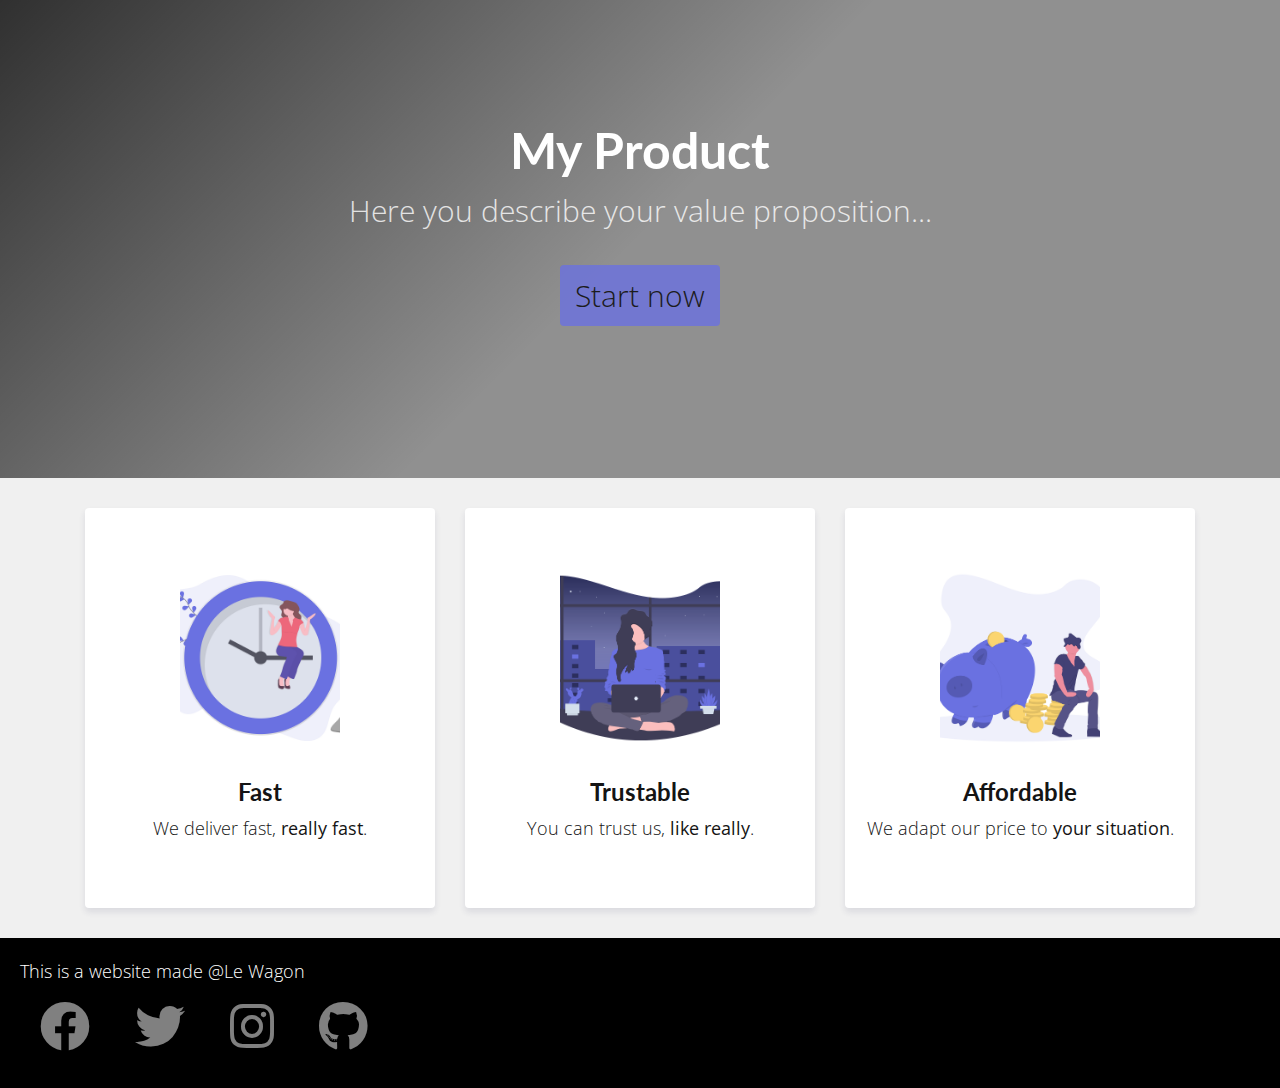
<file: Landing_Page/index.html>
<!DOCTYPE html>
<html>

  <head>
    <meta charset="utf-8">
	<meta name="viewport" content="width=device-width, initial-scale=1, shrink-to-fit=no">
    <link rel="stylesheet" href="https://stackpath.bootstrapcdn.com/bootstrap/4.3.1/css/bootstrap.min.css" integrity="sha384-ggOyR0iXCbMQv3Xipma34MD+dH/1fQ784/j6cY/iJTQUOhcWr7x9JvoRxT2MZw1T" crossorigin="anonymous">
    <link href="https://fonts.googleapis.com/css?family=Lato:400,700|Open+Sans:400,700&display=swap" rel="stylesheet">
    <link rel="stylesheet" href="https://use.fontawesome.com/releases/v5.3.1/css/all.css">
    <link rel="stylesheet" type="text/css" href="style.css">
  </head>

  <body>
  	<div class="banner">
    	<h1>My Product</h1>
    	<p>Here you describe your value proposition...</p>
    	<p>
      	<a href="" class="call-to-action">Start now</a>
    	</p>
	</div>
	
	<div class="container">
		<div class="row">
			<div class="col-12 col-md-6 col-lg-4">
				<div class="card-white">
			    	<img src="images/fast.png" alt="fast">
			    	<h3>Fast</h2>
			    	<p>We deliver fast,<strong> really fast</strong>.</p>
	   		 	</div>	
			</div>
			<div class="col-12 col-md-6 col-lg-4">
				<div class="card-white">
			    	<img src="images/work.png" alt="work">
			    	<h3>Trustable</h2>
			    	<p>You can trust us, <strong>like really</strong>.</p>
	    		</div>	
			</div>
			<div class="col-12 col-md-6 col-lg-4">
				<div class="card-white">
    				<img src="images/affordable.png" alt="mes tarifs">
    				<h3>Affordable</h2>
    				<p>We adapt our price to <strong>your situation</strong>.</p>
    			</div>
			</div>
		</div>
	</div>

    <div class="footer">
    <p>This is a website made @Le Wagon</p>
		<ul class="list-inline">
			<li><a href=""><i class="fab fa-facebook"></i></a></li>
			<li><a href=""><i class="fab fa-twitter"></i></a></li>
			<li><a href=""><i class="fab fa-instagram"></i></a></li>
			<li><a href=""><i class="fab fa-github"></i></a></li>
		</ul>
	</div>

  	</body>
</html>
</file>
<file: Landing_Page/style.css>
body {
  margin: 0px;
  background: rgb(240, 240, 240);
  color: rgb(20, 20, 20);
  font-family: 'Open Sans', sans-serif;
  font-size: 18px;
  font-weight: lighter;
  text-align: center;
}
h1, h2, h3 {
  font-family: 'Lato', sans-serif;
  font-weight: bold;
}
h1 {
	font-size: 50px;
}
h2 {
  font-size: 30px;
  color: #6A71E1;
}

h3 {
	font-size: 24px;
}

p {
	font-size: 18px;
}

.call-to-action{
  background-color: rgba(106, 113, 225, 0.98);
  padding: 10px 15px;
  border-radius: 4px;
  font-weight: lighter;
  color: black;
  text-decoration: none;
}

.call-to-action:hover {
	background-color: #6A71E1; 
}

a:hover {
  color: white;
}

.banner {
	background-image: linear-gradient(-225deg, rgba(0,0,0,0.8) 0%, rgba(0,0,0,0.4) 50%), url("https://picsum.photos/1000/600?random");
	padding: 120px 0px;
	background-repeat: no-repeat;
	background-size: cover;
	background-position: center;
}

.banner h1 {
  font-size: 50px;
  color: white;
}

.banner h2 {
	color: white;
	margin-bottom: 40px;
	font-weight: lighter;
}

.banner p {
	color: white;
 	opacity: 0.8;
 	font-size: 30px;
	font-weight: lighter;
	margin-bottom: 40px;
}

.card-white {
	background-color: white;
	padding: 50px 0px;
	margin: 30px 0px;
	border-radius: 4px;
	box-shadow: 0 4px 6px rgba(50,50,93,.11);
}

.card-white img{
	margin-bottom: 20px;
}

img{
	width: 160px;
	height: 200px;
	object-fit: cover;
	}

.footer {
	background-color: black;
	color: white;
	padding: 20px;
	text-align: left;
}

.footer i{
	font-size: 50px;
	color: white;	
}

.footer i{
	opacity: 0.5;
}

.list-inline {
	list-style: none;
	padding-left: 0px;
}

.list-inline li {
	display: inline-block;
	padding: 0px 20px;
}
</file>
